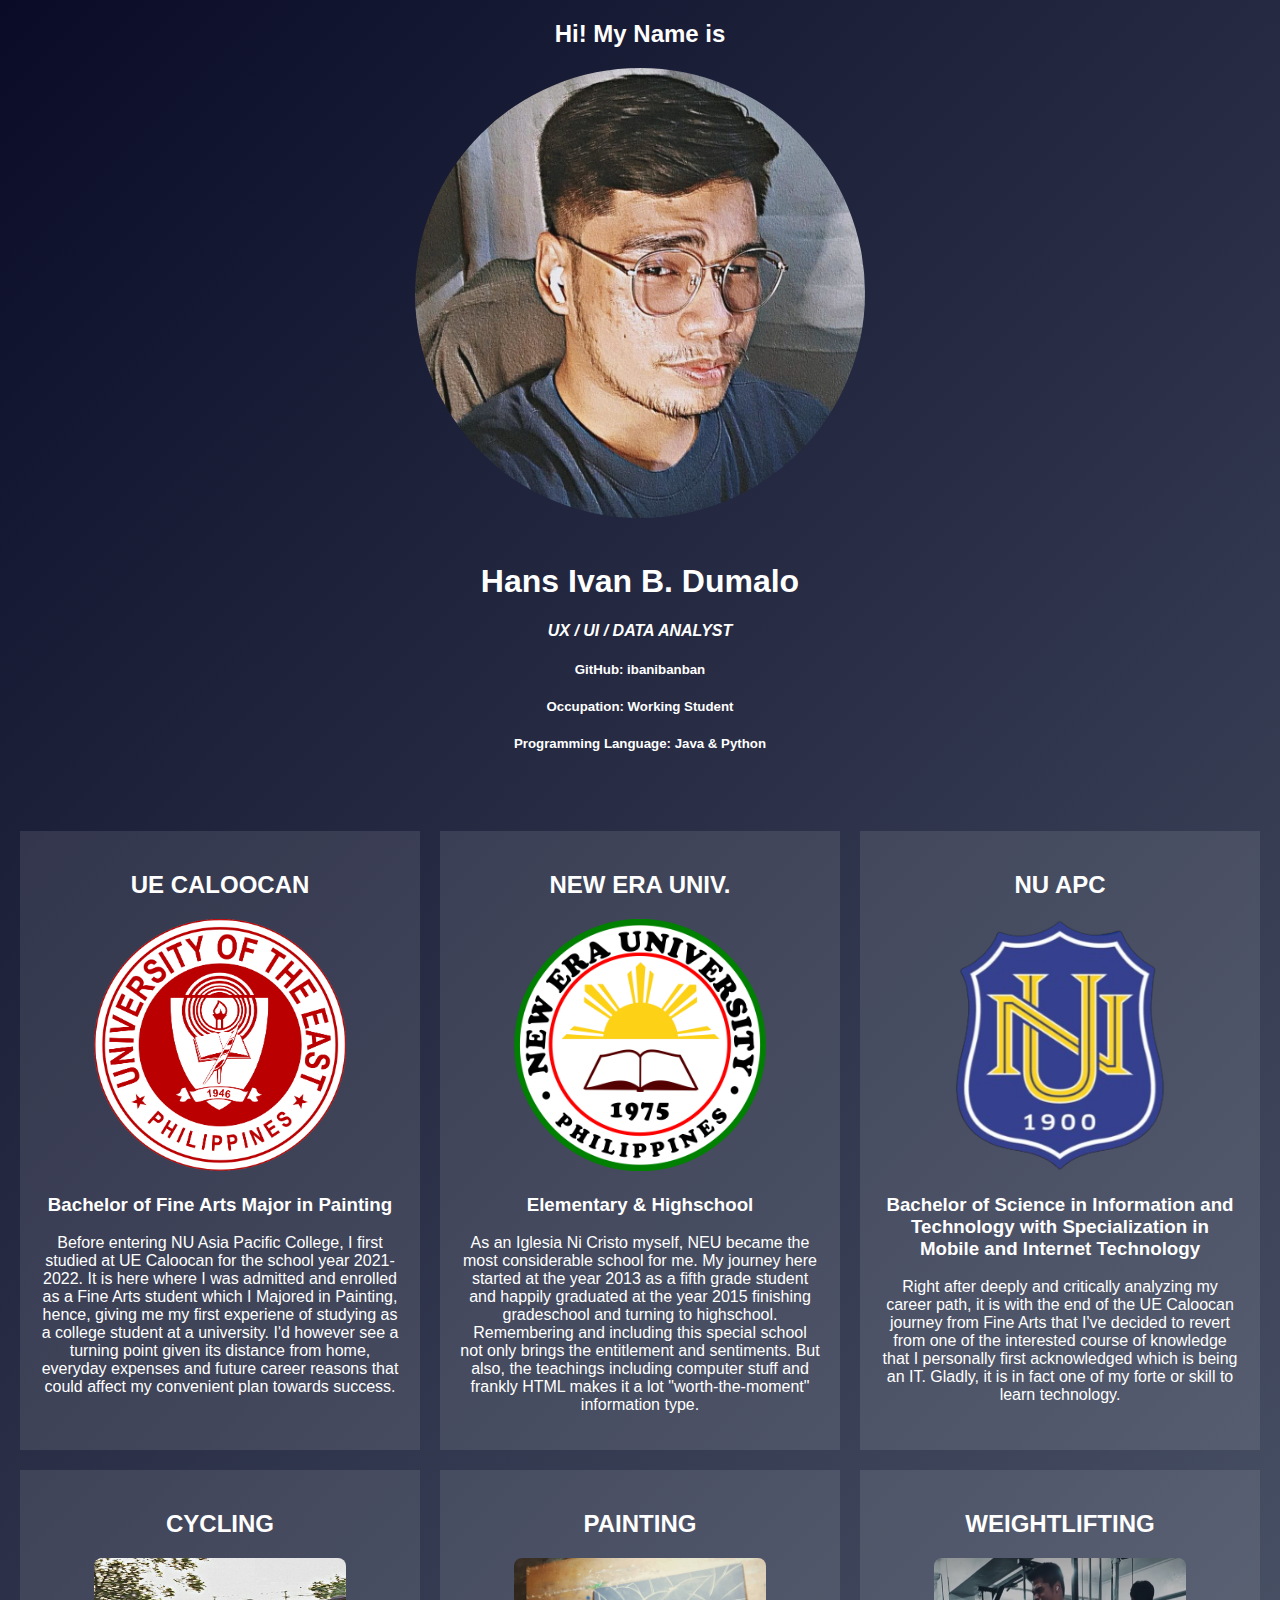
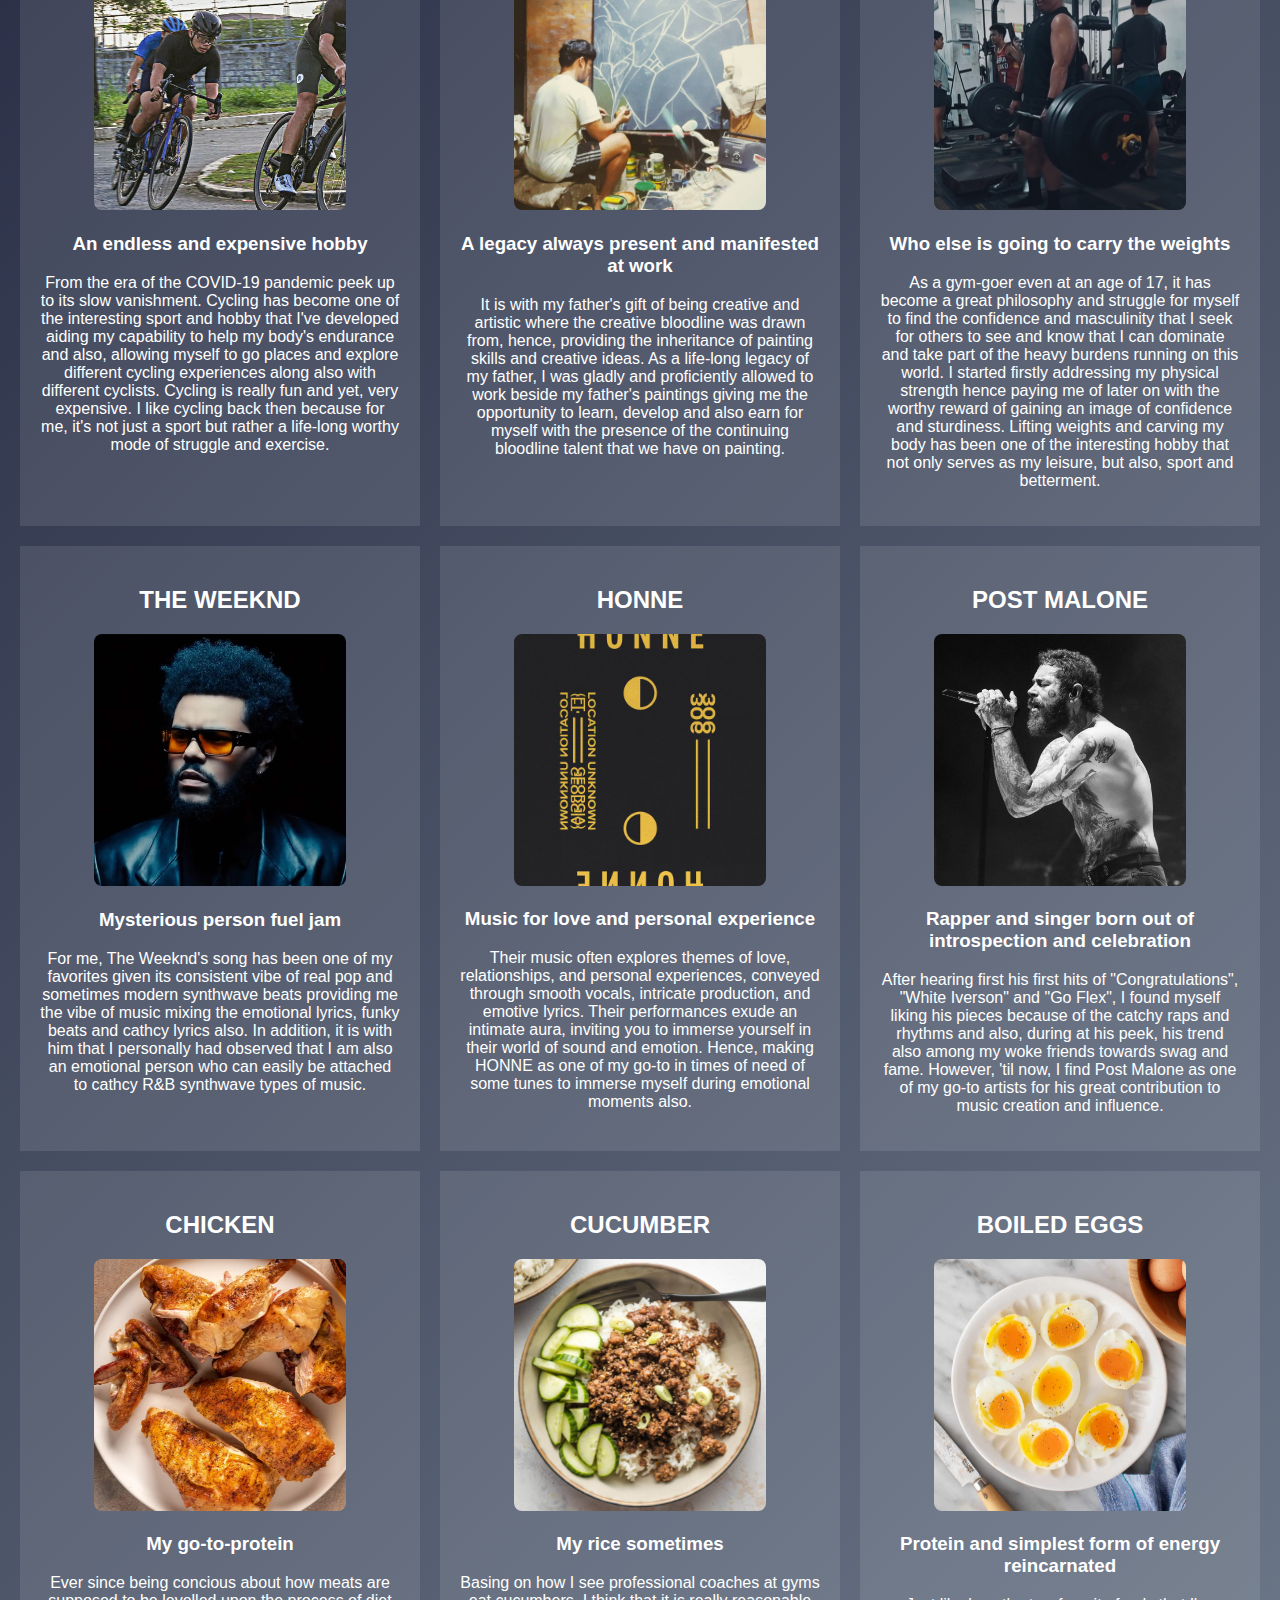
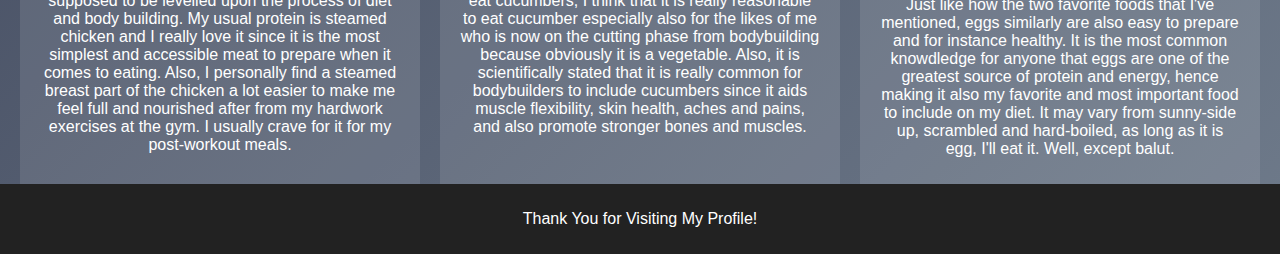
<file: ASSIGNMENT2/ASS2HTMLPROFILE.html>
<!DOCTYPE html>
<html lang="en">
<head>
    <meta charset="UTF-8">
    <title>My Profile</title>
    <style>
        /* Style for profile and image grid */
        body {
            background: linear-gradient(135deg, #0a0c27, #6e7a8a); /* Adjust the colors as needed */
            margin: 0;
            padding: 0;
            font-family: Arial, sans-serif; /* Example font-family */
            color: white; /* Setting text color to white for better contrast */
            position: relative; /* Required for positioning the Thank You bar */
            min-height: 100vh; /* Ensure minimum height to fill the viewport */
        }

        /* Setting text color to white for the entire document */
        h1, h2, h5, p {
            color: white;
        }

        .profile {
            text-align: center;
            margin-bottom: 20px;
        }

        .profile img {
            border-radius: 50%;
            width: 450px;
            height: 450px;
            object-fit: cover;
            margin-bottom: 20px;
        }

        .image-grid {
            display: grid;
            grid-template-columns: repeat(3, 1fr); /* Displaying 3 columns */
            gap: 20px;
            margin-top: 80px; /* Doubled the margin to create more space */
            padding: 0 20px; /* Added padding to create space at the edges */
            padding-bottom: 60px; /* Added padding at the bottom to prevent overlap with the Thank You bar */
        }

        .image-grid img {
            width: 70%;
            height: auto;
            border-radius: 8px;
        }

        .image-description {
            text-align: center;
            padding: 20px; /* Added padding to create space around each image description */
            background-color: rgba(255, 255, 255, 0.1); /* Added a semi-transparent background for better readability */
        }

        /* Thank You bar */
        .thank-you-bar {
            background-color: #222; /* Bar background color */
            color: white;
            text-align: center;
            padding: 10px 0;
            width: 100%;
            position: absolute;
            bottom: 0;
            left: 0;
        }
    </style>
</head>
<body>

<div class="profile">
    <h2>Hi! My Name is</h2>
    <img src="profile picture.jpg" alt="Profile Picture">
    <h1>Hans Ivan B. Dumalo</h1>
    <p><b><i>UX / UI / DATA ANALYST</i></b></p>
    <h5>GitHub: ibanibanban</h5>
    <h5>Occupation: Working Student</h5>
    <h5>Programming Language: Java & Python</h5>
</div>

<div class="image-grid">
    <div class="image-description">
	<h2>UE CALOOCAN</h2>
        <img src="UE Seal.png" alt="UE Seal">
	<h3>Bachelor of Fine Arts Major in Painting</h3>
        <p>Before entering NU Asia Pacific College, I first studied at UE Caloocan for the school year 2021-2022. It is here where I was admitted and enrolled as a Fine Arts student which I Majored in Painting, hence, giving me my first experiene of studying as a college student at a university. I'd however see a turning point given its distance from home, everyday expenses and future career reasons that could affect my convenient plan towards success.</p>
    </div>
    <div class="image-description">
	<h2>NEW ERA UNIV.</h2>
        <img src="NEU Seal.png" alt="NEU Seal">
	<h3>Elementary & Highschool</h3>
        <p>As an Iglesia Ni Cristo myself, NEU became the most considerable school for me. My journey here started at the year 2013 as a fifth grade student and happily graduated at the year 2015 finishing gradeschool and turning to highschool. Remembering and including this special school not only brings the entitlement and sentiments. But also, the teachings including computer stuff and frankly HTML makes it a lot "worth-the-moment" information type.</p>
    </div>
    <div class="image-description">
	<h2>NU APC</h2>
        <img src="NU Seal.png" alt="NU Seal">
	<h3>Bachelor of Science in Information and Technology with Specialization in Mobile and Internet Technology </h3>
        <p>Right after deeply and critically analyzing my career path, it is with the end of the UE Caloocan journey from Fine Arts that I've decided to revert from one of the interested course of knowledge that I personally first acknowledged which is being an IT. Gladly, it is in fact one of my forte or skill to learn technology.
    </div>
    <div class="image-description">
	<h2>CYCLING</h2>
        <img src="cycling.png" alt="Cycling">
	<h3>An endless and expensive hobby</h3>
        <p>From the era of the COVID-19 pandemic peek up to its slow vanishment. Cycling has become one of the interesting sport and hobby that I've developed aiding my capability to help my body's endurance and also, allowing myself to go places and explore different cycling experiences along also with different cyclists. Cycling is really fun and yet, very expensive. I like cycling back then because for me, it's not just a sport but rather a life-long worthy mode of struggle and exercise.</p>
    </div>
    <div class="image-description">
	<h2>PAINTING</h2>
        <img src="painting.jpg" alt="painting">
	<h3>A legacy always present and manifested at work</h3>
        <p>It is with my father's gift of being creative and artistic where the creative bloodline was drawn from, hence, providing the inheritance of painting skills and creative ideas. As a life-long legacy of my father, I was gladly and proficiently allowed to work beside my father's paintings giving me the opportunity to learn, develop and also earn for myself with the presence of the continuing bloodline talent that we have on painting.
    </div>
    <div class="image-description">
	<h2>WEIGHTLIFTING</h2>
        <img src="weighlifting.png" alt="Weighlifting">
	<h3>Who else is going to carry the weights</h3>
        <p>As a gym-goer even at an age of 17, it has become a great philosophy and struggle for myself to find the confidence and masculinity that I seek for others to see and know that I can dominate and take part of the heavy burdens running on this world. I started firstly addressing my physical strength hence paying me of later on with the worthy reward of gaining an image of confidence and sturdiness. Lifting weights and carving my body has been one of the interesting hobby that not only serves as my leisure, but also, sport and betterment.</p>
    </div>
    <div class="image-description">
	<h2>THE WEEKND</h2>
        <img src="the weeknd.png" alt="The Weeknd">
	<h3>Mysterious person fuel jam</h3>
        <p>For me, The Weeknd's song has been one of my favorites given its consistent vibe of real pop and sometimes modern synthwave beats providing me the vibe of music mixing the emotional lyrics, funky beats and cathcy lyrics also. In addition, it is with him that I personally had observed that I am also an emotional person who can easily be attached to cathcy R&B synthwave types of music.</p>
    </div>
    <div class="image-description">
	<h2>HONNE</h2>
        <img src="honne.jpg" alt="Honne">
	<h3>Music for love and personal experience</h3>
        <p>Their music often explores themes of love, relationships, and personal experiences, conveyed through smooth vocals, intricate production, and emotive lyrics. Their performances exude an intimate aura, inviting you to immerse yourself in their world of sound and emotion. Hence, making HONNE as one of my go-to in times of need of some tunes to immerse myself during emotional moments also.</p>
    </div>
    <div class="image-description">
	<h2>POST MALONE</h2>
        <img src="post malone.jpg" alt="Post Malone">
	<h3>Rapper and singer born out of introspection and celebration</h3>
        <p>After hearing first his first hits of "Congratulations", "White Iverson" and "Go Flex", I found myself liking his pieces because of the catchy raps and rhythms and also, during at his peek, his trend also among my woke friends towards swag and fame. However, 'til now, I find Post Malone as one of my go-to artists for his great contribution to music creation and influence.</p>
    </div>
    <div class="image-description">
	<h2>CHICKEN</h2>
        <img src="chicken.png" alt="Chicken">
	<h3>My go-to-protein</h3>
        <p>Ever since being concious about how meats are supposed to be levelled upon the process of diet and body building. My usual protein is steamed chicken and I really love it since it is the most simplest and accessible meat to prepare when it comes to eating. Also, I personally find a steamed breast part of the chicken a lot easier to make me feel full and nourished after from my hardwork exercises at the gym. I usually crave for it for my post-workout meals.</p>
    </div>
    <div class="image-description">
	<h2>CUCUMBER</h2>
        <img src="cucumber.png" alt="Cucumber">
	<h3>My rice sometimes</h3>
        <p>Basing on how I see professional coaches at gyms eat cucumbers, I think that it is really reasonable to eat cucumber especially also for the likes of me who is now on the cutting phase from bodybuilding because obviously it is a vegetable. Also, it is scientifically stated that it is really common for bodybuilders to include cucumbers since it aids muscle flexibility, skin health, aches and pains, and also promote stronger bones and muscles. </p>
    </div>
    <div class="image-description">
	<h2>BOILED EGGS</h2>
        <img src="egg.png" alt="Egg">
	<h3>Protein and simplest form of energy reincarnated</h3>
        <p>Just like how the two favorite foods that I've mentioned, eggs similarly are also easy to prepare and for instance healthy. It is the most common knowdledge for anyone that eggs are one of the greatest source of protein and energy, hence making it also my favorite and most important food to include on my diet. It may vary from sunny-side up, scrambled and hard-boiled, as long as it is egg, I'll eat it. Well, except balut.</p>
    </div>

<div class="thank-you-bar">
    <p>Thank You for Visiting My Profile!</p>
</div>

</body>
</html>
</file>
